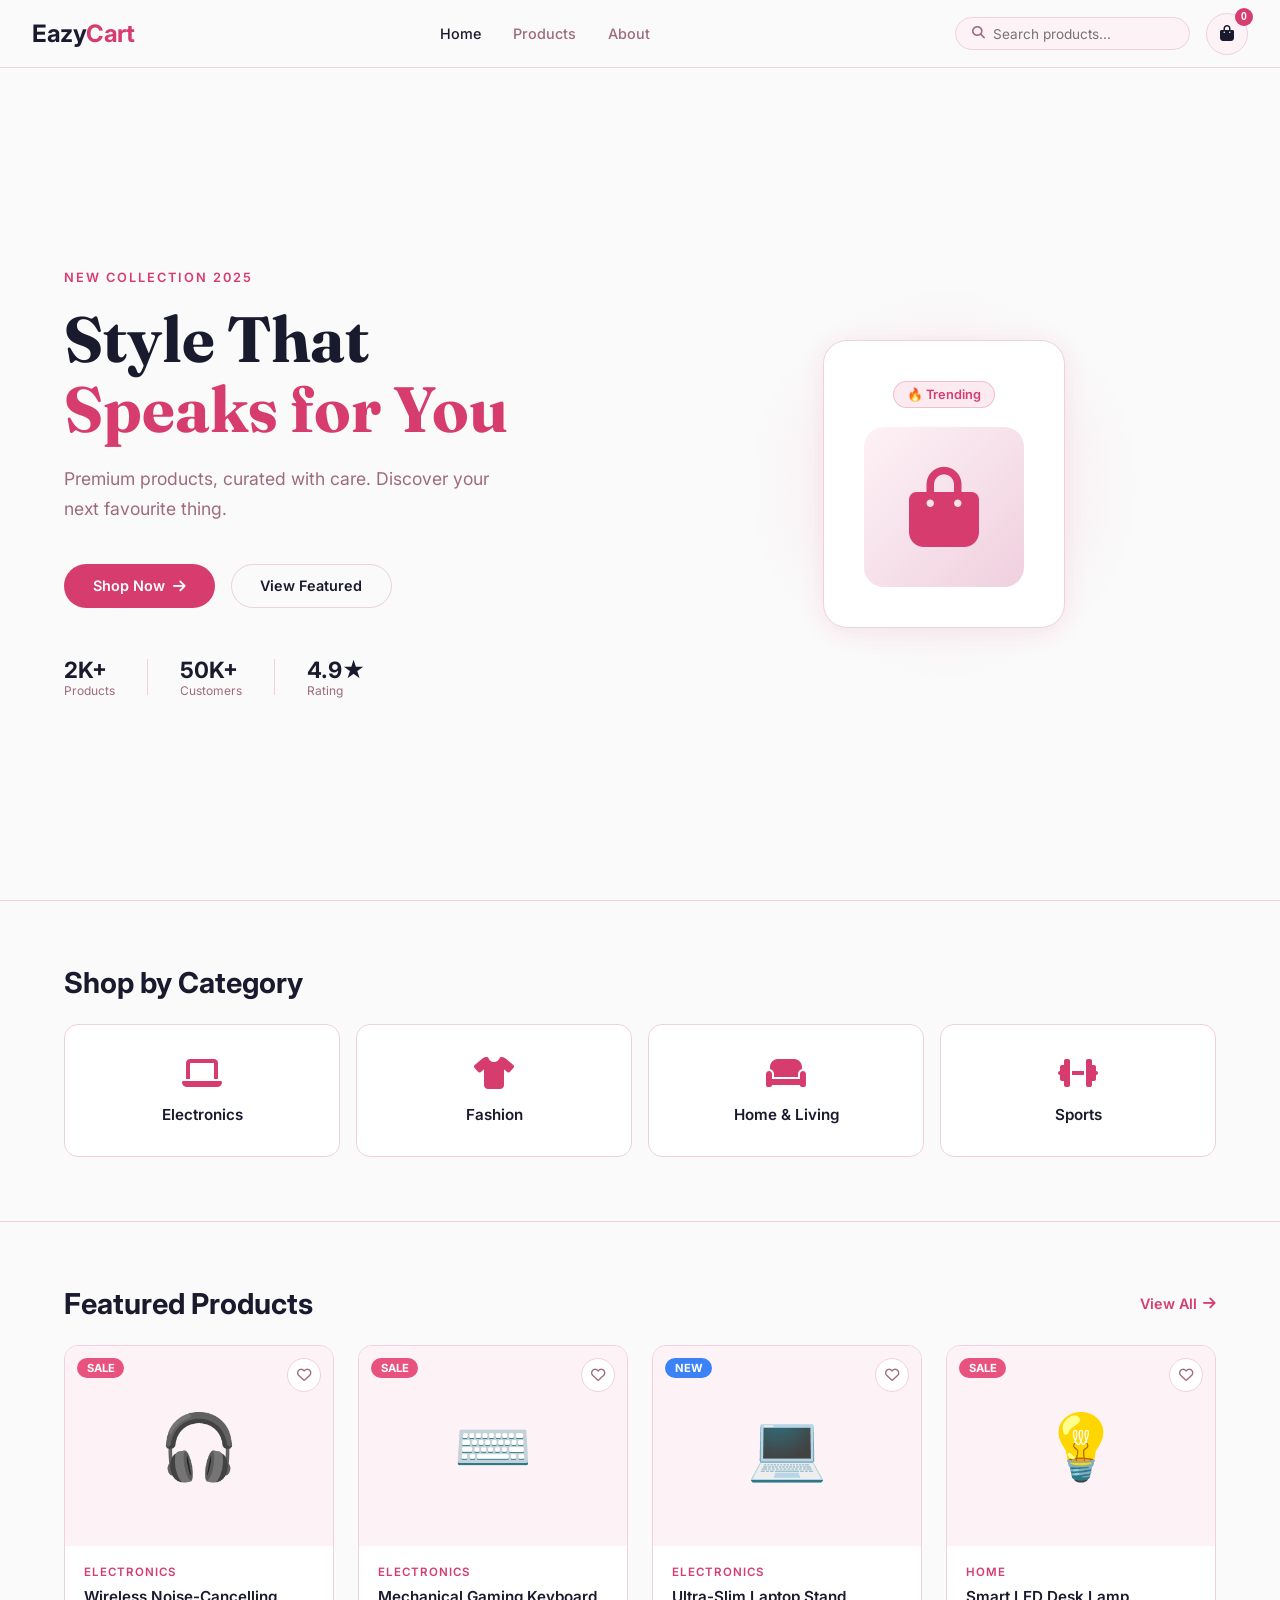
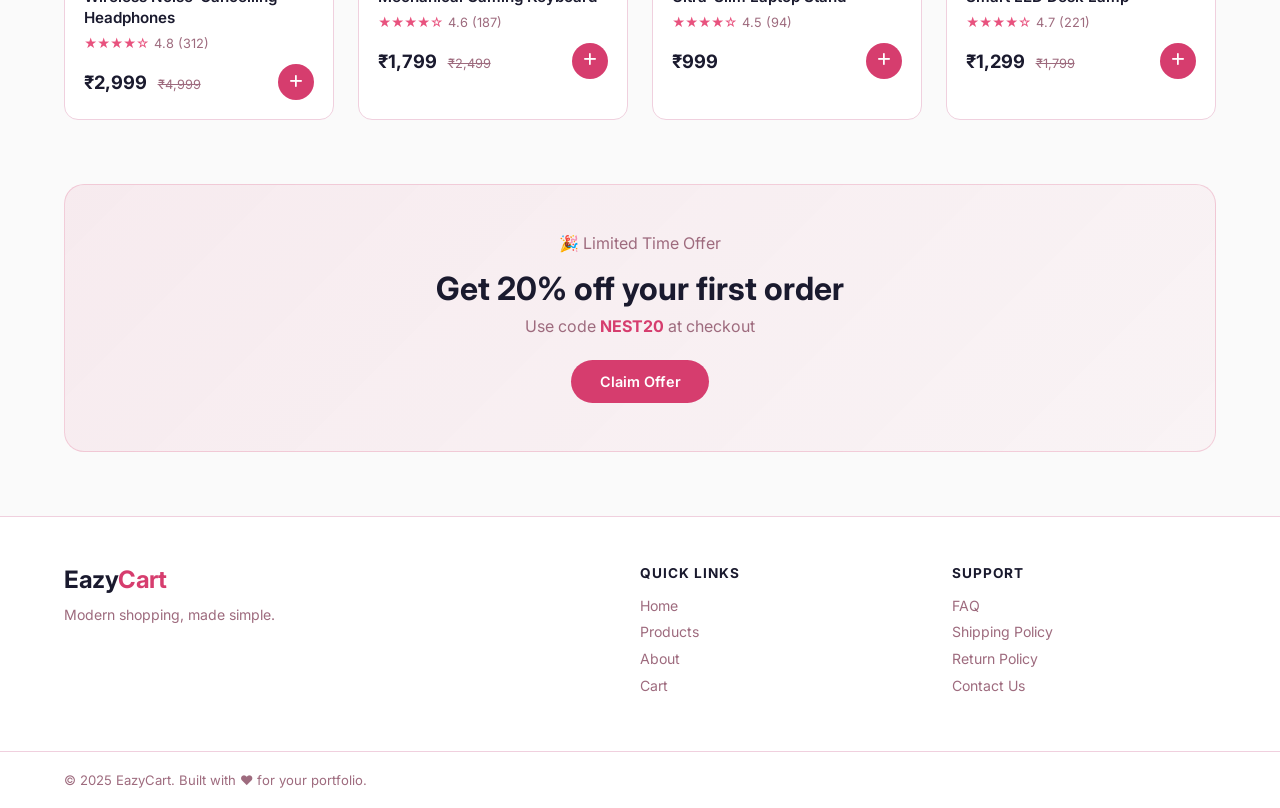
<file: index.html>
<!DOCTYPE html>
<html lang="en">
<head>
  <meta charset="UTF-8" />
  <meta name="viewport" content="width=device-width, initial-scale=1.0"/>
  <title>EazyCart — Modern Store</title>
  <link rel="stylesheet" href="ecom.css" />
  <link href="https://fonts.googleapis.com/css2?family=Fraunces:wght@300;400;500;600;700&family=Inter:wght@700&display=swap" rel="stylesheet"/>
  <link rel="stylesheet" href="https://cdnjs.cloudflare.com/ajax/libs/font-awesome/6.5.0/css/all.min.css"/>
</head>
<body>

  <!-- NAVBAR -->
  <nav class="navbar">
    <div class="nav-logo" onclick="showPage('home')">Eazy<span>Cart</span></div>
    <div class="nav-links">
      <a onclick="showPage('home')" class="nav-link active">Home</a>
      <a onclick="showPage('products')" class="nav-link">Products</a>
      <a onclick="showPage('about')" class="nav-link">About</a>
    </div>
    <div class="nav-actions">
      <div class="search-bar">
        <i class="fas fa-search"></i>
        <input type="text" id="searchInput" placeholder="Search products..." oninput="filterProducts()"/>
      </div>
      <button class="cart-btn" onclick="showPage('cart')">
        <i class="fas fa-shopping-bag"></i>
        <span class="cart-count" id="cartCount">0</span>
      </button>
    </div>
  </nav>

  <!-- TOAST -->
  <div class="toast" id="toast"></div>

  <!-- HOME PAGE -->
  <div id="page-home" class="page active">
    <section class="hero">
      <div class="hero-content">
        <p class="hero-eyebrow">New Collection 2025</p>
        <h1 class="hero-title">Style That<br/><span>Speaks for You</span></h1>
        <p class="hero-sub">Premium products, curated with care. Discover your next favourite thing.</p>
        <div class="hero-cta">
          <button class="btn-primary" onclick="showPage('products')">Shop Now <i class="fas fa-arrow-right"></i></button>
          <button class="btn-outline" onclick="scrollToFeatured()">View Featured</button>
        </div>
        <div class="hero-stats">
          <div class="stat"><strong>2K+</strong><span>Products</span></div>
          <div class="stat-divider"></div>
          <div class="stat"><strong>50K+</strong><span>Customers</span></div>
          <div class="stat-divider"></div>
          <div class="stat"><strong>4.9★</strong><span>Rating</span></div>
        </div>
      </div>
      <div class="hero-visual">
        <div class="hero-card floating">
          <div class="hero-badge">🔥 Trending</div>
          <div class="hero-img-placeholder"><i class="fas fa-bag-shopping"></i></div>
        </div>
        <div class="hero-blob"></div>
      </div>
    </section>

    <section class="categories">
      <h2 class="section-title">Shop by Category</h2>
      <div class="cat-grid">
        <div class="cat-card" onclick="filterByCategory('Electronics')"><i class="fas fa-laptop"></i><span>Electronics</span></div>
        <div class="cat-card" onclick="filterByCategory('Fashion')"><i class="fas fa-shirt"></i><span>Fashion</span></div>
        <div class="cat-card" onclick="filterByCategory('Home')"><i class="fas fa-couch"></i><span>Home & Living</span></div>
        <div class="cat-card" onclick="filterByCategory('Sports')"><i class="fas fa-dumbbell"></i><span>Sports</span></div>
      </div>
    </section>

    <section class="featured" id="featured">
      <div class="section-header">
        <h2 class="section-title">Featured Products</h2>
        <button class="btn-text" onclick="showPage('products')">View All <i class="fas fa-arrow-right"></i></button>
      </div>
      <div class="products-grid" id="featuredGrid"></div>
    </section>

    <section class="promo-banner">
      <div class="promo-content">
        <p>🎉 Limited Time Offer</p>
        <h2>Get 20% off your first order</h2>
        <p>Use code <strong>NEST20</strong> at checkout</p>
        <button class="btn-primary" onclick="showPage('products')">Claim Offer</button>
      </div>
    </section>
  </div>

  <!-- PRODUCTS PAGE -->
  <div id="page-products" class="page">
    <div class="page-header">
      <h1>All Products</h1>
      <p id="productCount">Showing all products</p>
    </div>
    <div class="products-layout">
      <aside class="filters">
        <h3>Filters</h3>
        <div class="filter-group">
          <label>Category</label>
          <select id="categoryFilter" onchange="filterProducts()">
            <option value="">All</option>
            <option value="Electronics">Electronics</option>
            <option value="Fashion">Fashion</option>
            <option value="Home">Home & Living</option>
            <option value="Sports">Sports</option>
          </select>
        </div>
        <div class="filter-group">
          <label>Sort By</label>
          <select id="sortFilter" onchange="filterProducts()">
            <option value="">Default</option>
            <option value="low">Price: Low to High</option>
            <option value="high">Price: High to Low</option>
            <option value="rating">Highest Rated</option>
          </select>
        </div>
        <div class="filter-group">
          <label>Max Price: ₹<span id="priceLabel">5000</span></label>
          <input type="range" min="100" max="5000" value="5000" id="priceFilter" oninput="updatePrice(this.value)" onchange="filterProducts()"/>
        </div>
        <button class="btn-outline full" onclick="resetFilters()">Reset Filters</button>
      </aside>
      <div>
        <div class="products-grid" id="allProductsGrid"></div>
      </div>
    </div>
  </div>

  <!-- PRODUCT DETAIL PAGE -->
  <div id="page-detail" class="page">
    <button class="back-btn" onclick="goBack()"><i class="fas fa-arrow-left"></i> Back</button>
    <div class="detail-layout" id="detailContent"></div>
  </div>

  <!-- CART PAGE -->
  <div id="page-cart" class="page">
    <div class="page-header"><h1>Your Cart</h1></div>
    <div class="cart-layout">
      <div class="cart-items" id="cartItems"></div>
      <div class="cart-summary" id="cartSummary"></div>
    </div>
  </div>

  <!-- CHECKOUT PAGE -->
  <div id="page-checkout" class="page">
    <div class="page-header"><h1>Checkout</h1></div>
    <div class="checkout-layout">
      <div class="checkout-form">
        <h3>Shipping Details</h3>
        <div class="form-row">
          <input type="text" placeholder="First Name" id="firstName"/>
          <input type="text" placeholder="Last Name" id="lastName"/>
        </div>
        <input type="email" placeholder="Email Address" id="email"/>
        <input type="text" placeholder="Phone Number" id="phone"/>
        <input type="text" placeholder="Address" id="address"/>
        <div class="form-row">
          <input type="text" placeholder="City" id="city"/>
          <input type="text" placeholder="PIN Code" id="pin"/>
        </div>
        <h3>Payment Method</h3>
        <div class="payment-options">
          <label class="pay-opt"><input type="radio" name="pay" value="card" checked/> 💳 Credit/Debit Card</label>
          <label class="pay-opt"><input type="radio" name="pay" value="upi"/> 📲 UPI</label>
          <label class="pay-opt"><input type="radio" name="pay" value="cod"/> 🚚 Cash on Delivery</label>
        </div>
        <div id="cardFields">
          <input type="text" placeholder="Card Number" maxlength="19" oninput="formatCard(this)"/>
          <div class="form-row">
            <input type="text" placeholder="MM/YY" maxlength="5"/>
            <input type="text" placeholder="CVV" maxlength="3"/>
          </div>
        </div>
        <button class="btn-primary full" onclick="placeOrder()">Place Order <i class="fas fa-check"></i></button>
      </div>
      <div class="order-summary" id="orderSummary"></div>
    </div>
  </div>

  <!-- SUCCESS PAGE -->
  <div id="page-success" class="page">
    <div class="success-box">
      <div class="success-icon">✅</div>
      <h1>Order Placed!</h1>
      <p>Thank you for shopping with ShopNest. Your order is confirmed.</p>
      <p class="order-id" id="orderId"></p>
      <button class="btn-primary" onclick="showPage('home')">Continue Shopping</button>
    </div>
  </div>

  <!-- ABOUT PAGE -->
  <div id="page-about" class="page">
    <div class="about-container">
      <h1>About ShopNest</h1>
      <p class="about-sub">We believe shopping should feel good — from discovery to delivery.</p>
      <div class="about-grid">
        <div class="about-card"><i class="fas fa-shield-halved"></i><h3>Secure Payments</h3><p>Your transactions are encrypted and safe with us at all times.</p></div>
        <div class="about-card"><i class="fas fa-truck-fast"></i><h3>Fast Delivery</h3><p>Get your orders delivered within 2–5 business days, anywhere in India.</p></div>
        <div class="about-card"><i class="fas fa-rotate-left"></i><h3>Easy Returns</h3><p>30-day hassle-free returns. No questions asked.</p></div>
        <div class="about-card"><i class="fas fa-headset"></i><h3>24/7 Support</h3><p>Our team is always here to help you with any query.</p></div>
      </div>
    </div>
  </div>

  <!-- FOOTER -->
  <footer class="footer">
    <div class="footer-inner">
      <div class="footer-brand">
        <div class="nav-logo">Eazy<span>Cart</span></div>
        <p>Modern shopping, made simple.</p>
      </div>
      <div class="footer-links">
        <h4>Quick Links</h4>
        <a onclick="showPage('home')">Home</a>
        <a onclick="showPage('products')">Products</a>
        <a onclick="showPage('about')">About</a>
        <a onclick="showPage('cart')">Cart</a>
      </div>
      <div class="footer-links">
        <h4>Support</h4>
        <a href="#">FAQ</a>
        <a href="#">Shipping Policy</a>
        <a href="#">Return Policy</a>
        <a href="#">Contact Us</a>
      </div>
    </div>
    <div class="footer-bottom">© 2025 EazyCart. Built with ❤️ for your portfolio.</div>
  </footer>

  <script src="ecom.js"></script>
</body>
</html>
</file>
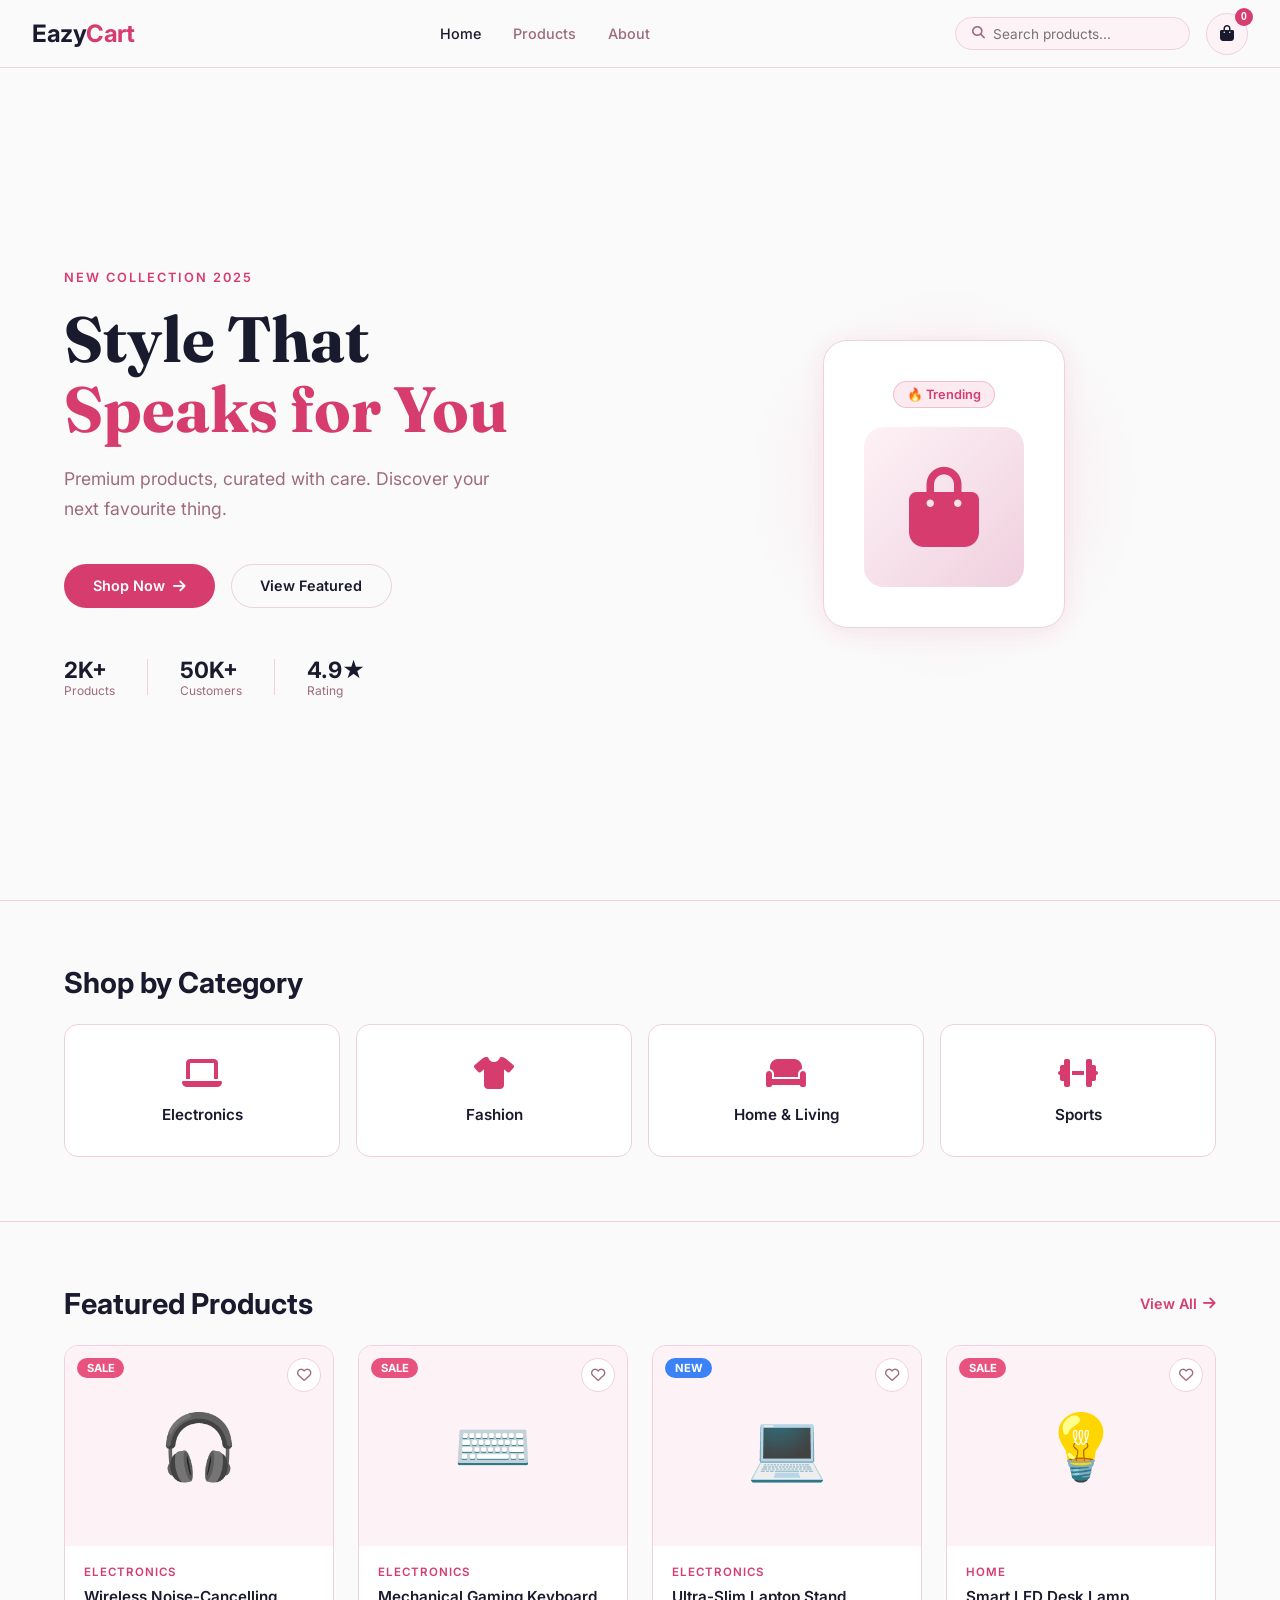
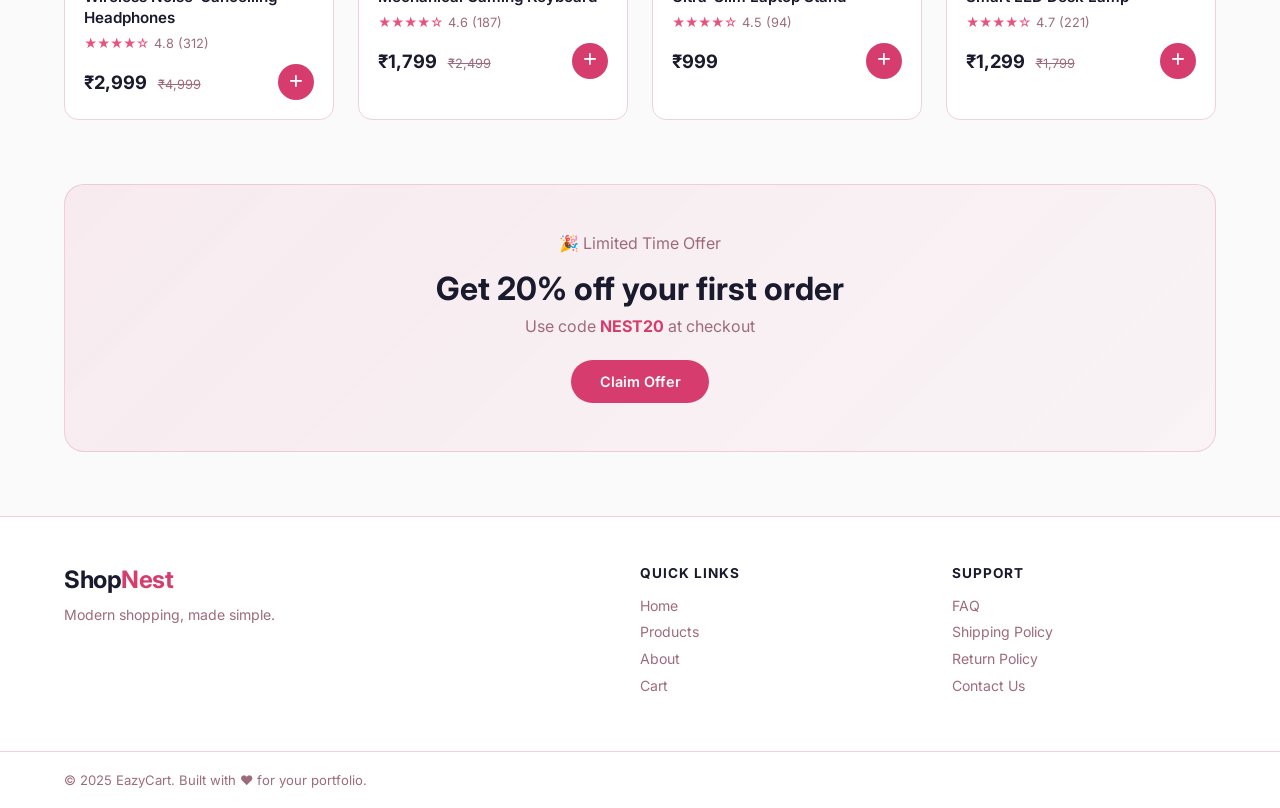
<file: ecom/index.html>
<!DOCTYPE html>
<html lang="en">
<head>
  <meta charset="UTF-8" />
  <meta name="viewport" content="width=device-width, initial-scale=1.0"/>
  <title>EazyCart — Modern Store</title>
  <link rel="stylesheet" href="ecom.css" />
  <link href="https://fonts.googleapis.com/css2?family=Fraunces:wght@300;400;500;600;700&family=Inter:wght@700&display=swap" rel="stylesheet"/>
  <link rel="stylesheet" href="https://cdnjs.cloudflare.com/ajax/libs/font-awesome/6.5.0/css/all.min.css"/>
</head>
<body>

  <!-- NAVBAR -->
  <nav class="navbar">
    <div class="nav-logo" onclick="showPage('home')">Eazy<span>Cart</span></div>
    <div class="nav-links">
      <a onclick="showPage('home')" class="nav-link active">Home</a>
      <a onclick="showPage('products')" class="nav-link">Products</a>
      <a onclick="showPage('about')" class="nav-link">About</a>
    </div>
    <div class="nav-actions">
      <div class="search-bar">
        <i class="fas fa-search"></i>
        <input type="text" id="searchInput" placeholder="Search products..." oninput="filterProducts()"/>
      </div>
      <button class="cart-btn" onclick="showPage('cart')">
        <i class="fas fa-shopping-bag"></i>
        <span class="cart-count" id="cartCount">0</span>
      </button>
    </div>
  </nav>

  <!-- TOAST -->
  <div class="toast" id="toast"></div>

  <!-- HOME PAGE -->
  <div id="page-home" class="page active">
    <section class="hero">
      <div class="hero-content">
        <p class="hero-eyebrow">New Collection 2025</p>
        <h1 class="hero-title">Style That<br/><span>Speaks for You</span></h1>
        <p class="hero-sub">Premium products, curated with care. Discover your next favourite thing.</p>
        <div class="hero-cta">
          <button class="btn-primary" onclick="showPage('products')">Shop Now <i class="fas fa-arrow-right"></i></button>
          <button class="btn-outline" onclick="scrollToFeatured()">View Featured</button>
        </div>
        <div class="hero-stats">
          <div class="stat"><strong>2K+</strong><span>Products</span></div>
          <div class="stat-divider"></div>
          <div class="stat"><strong>50K+</strong><span>Customers</span></div>
          <div class="stat-divider"></div>
          <div class="stat"><strong>4.9★</strong><span>Rating</span></div>
        </div>
      </div>
      <div class="hero-visual">
        <div class="hero-card floating">
          <div class="hero-badge">🔥 Trending</div>
          <div class="hero-img-placeholder"><i class="fas fa-bag-shopping"></i></div>
        </div>
        <div class="hero-blob"></div>
      </div>
    </section>

    <section class="categories">
      <h2 class="section-title">Shop by Category</h2>
      <div class="cat-grid">
        <div class="cat-card" onclick="filterByCategory('Electronics')"><i class="fas fa-laptop"></i><span>Electronics</span></div>
        <div class="cat-card" onclick="filterByCategory('Fashion')"><i class="fas fa-shirt"></i><span>Fashion</span></div>
        <div class="cat-card" onclick="filterByCategory('Home')"><i class="fas fa-couch"></i><span>Home & Living</span></div>
        <div class="cat-card" onclick="filterByCategory('Sports')"><i class="fas fa-dumbbell"></i><span>Sports</span></div>
      </div>
    </section>

    <section class="featured" id="featured">
      <div class="section-header">
        <h2 class="section-title">Featured Products</h2>
        <button class="btn-text" onclick="showPage('products')">View All <i class="fas fa-arrow-right"></i></button>
      </div>
      <div class="products-grid" id="featuredGrid"></div>
    </section>

    <section class="promo-banner">
      <div class="promo-content">
        <p>🎉 Limited Time Offer</p>
        <h2>Get 20% off your first order</h2>
        <p>Use code <strong>NEST20</strong> at checkout</p>
        <button class="btn-primary" onclick="showPage('products')">Claim Offer</button>
      </div>
    </section>
  </div>

  <!-- PRODUCTS PAGE -->
  <div id="page-products" class="page">
    <div class="page-header">
      <h1>All Products</h1>
      <p id="productCount">Showing all products</p>
    </div>
    <div class="products-layout">
      <aside class="filters">
        <h3>Filters</h3>
        <div class="filter-group">
          <label>Category</label>
          <select id="categoryFilter" onchange="filterProducts()">
            <option value="">All</option>
            <option value="Electronics">Electronics</option>
            <option value="Fashion">Fashion</option>
            <option value="Home">Home & Living</option>
            <option value="Sports">Sports</option>
          </select>
        </div>
        <div class="filter-group">
          <label>Sort By</label>
          <select id="sortFilter" onchange="filterProducts()">
            <option value="">Default</option>
            <option value="low">Price: Low to High</option>
            <option value="high">Price: High to Low</option>
            <option value="rating">Highest Rated</option>
          </select>
        </div>
        <div class="filter-group">
          <label>Max Price: ₹<span id="priceLabel">5000</span></label>
          <input type="range" min="100" max="5000" value="5000" id="priceFilter" oninput="updatePrice(this.value)" onchange="filterProducts()"/>
        </div>
        <button class="btn-outline full" onclick="resetFilters()">Reset Filters</button>
      </aside>
      <div>
        <div class="products-grid" id="allProductsGrid"></div>
      </div>
    </div>
  </div>

  <!-- PRODUCT DETAIL PAGE -->
  <div id="page-detail" class="page">
    <button class="back-btn" onclick="goBack()"><i class="fas fa-arrow-left"></i> Back</button>
    <div class="detail-layout" id="detailContent"></div>
  </div>

  <!-- CART PAGE -->
  <div id="page-cart" class="page">
    <div class="page-header"><h1>Your Cart</h1></div>
    <div class="cart-layout">
      <div class="cart-items" id="cartItems"></div>
      <div class="cart-summary" id="cartSummary"></div>
    </div>
  </div>

  <!-- CHECKOUT PAGE -->
  <div id="page-checkout" class="page">
    <div class="page-header"><h1>Checkout</h1></div>
    <div class="checkout-layout">
      <div class="checkout-form">
        <h3>Shipping Details</h3>
        <div class="form-row">
          <input type="text" placeholder="First Name" id="firstName"/>
          <input type="text" placeholder="Last Name" id="lastName"/>
        </div>
        <input type="email" placeholder="Email Address" id="email"/>
        <input type="text" placeholder="Phone Number" id="phone"/>
        <input type="text" placeholder="Address" id="address"/>
        <div class="form-row">
          <input type="text" placeholder="City" id="city"/>
          <input type="text" placeholder="PIN Code" id="pin"/>
        </div>
        <h3>Payment Method</h3>
        <div class="payment-options">
          <label class="pay-opt"><input type="radio" name="pay" value="card" checked/> 💳 Credit/Debit Card</label>
          <label class="pay-opt"><input type="radio" name="pay" value="upi"/> 📲 UPI</label>
          <label class="pay-opt"><input type="radio" name="pay" value="cod"/> 🚚 Cash on Delivery</label>
        </div>
        <div id="cardFields">
          <input type="text" placeholder="Card Number" maxlength="19" oninput="formatCard(this)"/>
          <div class="form-row">
            <input type="text" placeholder="MM/YY" maxlength="5"/>
            <input type="text" placeholder="CVV" maxlength="3"/>
          </div>
        </div>
        <button class="btn-primary full" onclick="placeOrder()">Place Order <i class="fas fa-check"></i></button>
      </div>
      <div class="order-summary" id="orderSummary"></div>
    </div>
  </div>

  <!-- SUCCESS PAGE -->
  <div id="page-success" class="page">
    <div class="success-box">
      <div class="success-icon">✅</div>
      <h1>Order Placed!</h1>
      <p>Thank you for shopping with ShopNest. Your order is confirmed.</p>
      <p class="order-id" id="orderId"></p>
      <button class="btn-primary" onclick="showPage('home')">Continue Shopping</button>
    </div>
  </div>

  <!-- ABOUT PAGE -->
  <div id="page-about" class="page">
    <div class="about-container">
      <h1>About ShopNest</h1>
      <p class="about-sub">We believe shopping should feel good — from discovery to delivery.</p>
      <div class="about-grid">
        <div class="about-card"><i class="fas fa-shield-halved"></i><h3>Secure Payments</h3><p>Your transactions are encrypted and safe with us at all times.</p></div>
        <div class="about-card"><i class="fas fa-truck-fast"></i><h3>Fast Delivery</h3><p>Get your orders delivered within 2–5 business days, anywhere in India.</p></div>
        <div class="about-card"><i class="fas fa-rotate-left"></i><h3>Easy Returns</h3><p>30-day hassle-free returns. No questions asked.</p></div>
        <div class="about-card"><i class="fas fa-headset"></i><h3>24/7 Support</h3><p>Our team is always here to help you with any query.</p></div>
      </div>
    </div>
  </div>

  <!-- FOOTER -->
  <footer class="footer">
    <div class="footer-inner">
      <div class="footer-brand">
        <div class="nav-logo">Shop<span>Nest</span></div>
        <p>Modern shopping, made simple.</p>
      </div>
      <div class="footer-links">
        <h4>Quick Links</h4>
        <a onclick="showPage('home')">Home</a>
        <a onclick="showPage('products')">Products</a>
        <a onclick="showPage('about')">About</a>
        <a onclick="showPage('cart')">Cart</a>
      </div>
      <div class="footer-links">
        <h4>Support</h4>
        <a href="#">FAQ</a>
        <a href="#">Shipping Policy</a>
        <a href="#">Return Policy</a>
        <a href="#">Contact Us</a>
      </div>
    </div>
    <div class="footer-bottom">© 2025 EazyCart. Built with ❤️ for your portfolio.</div>
  </footer>

  <script src="ecom.js"></script>
</body>
</html>
</file>
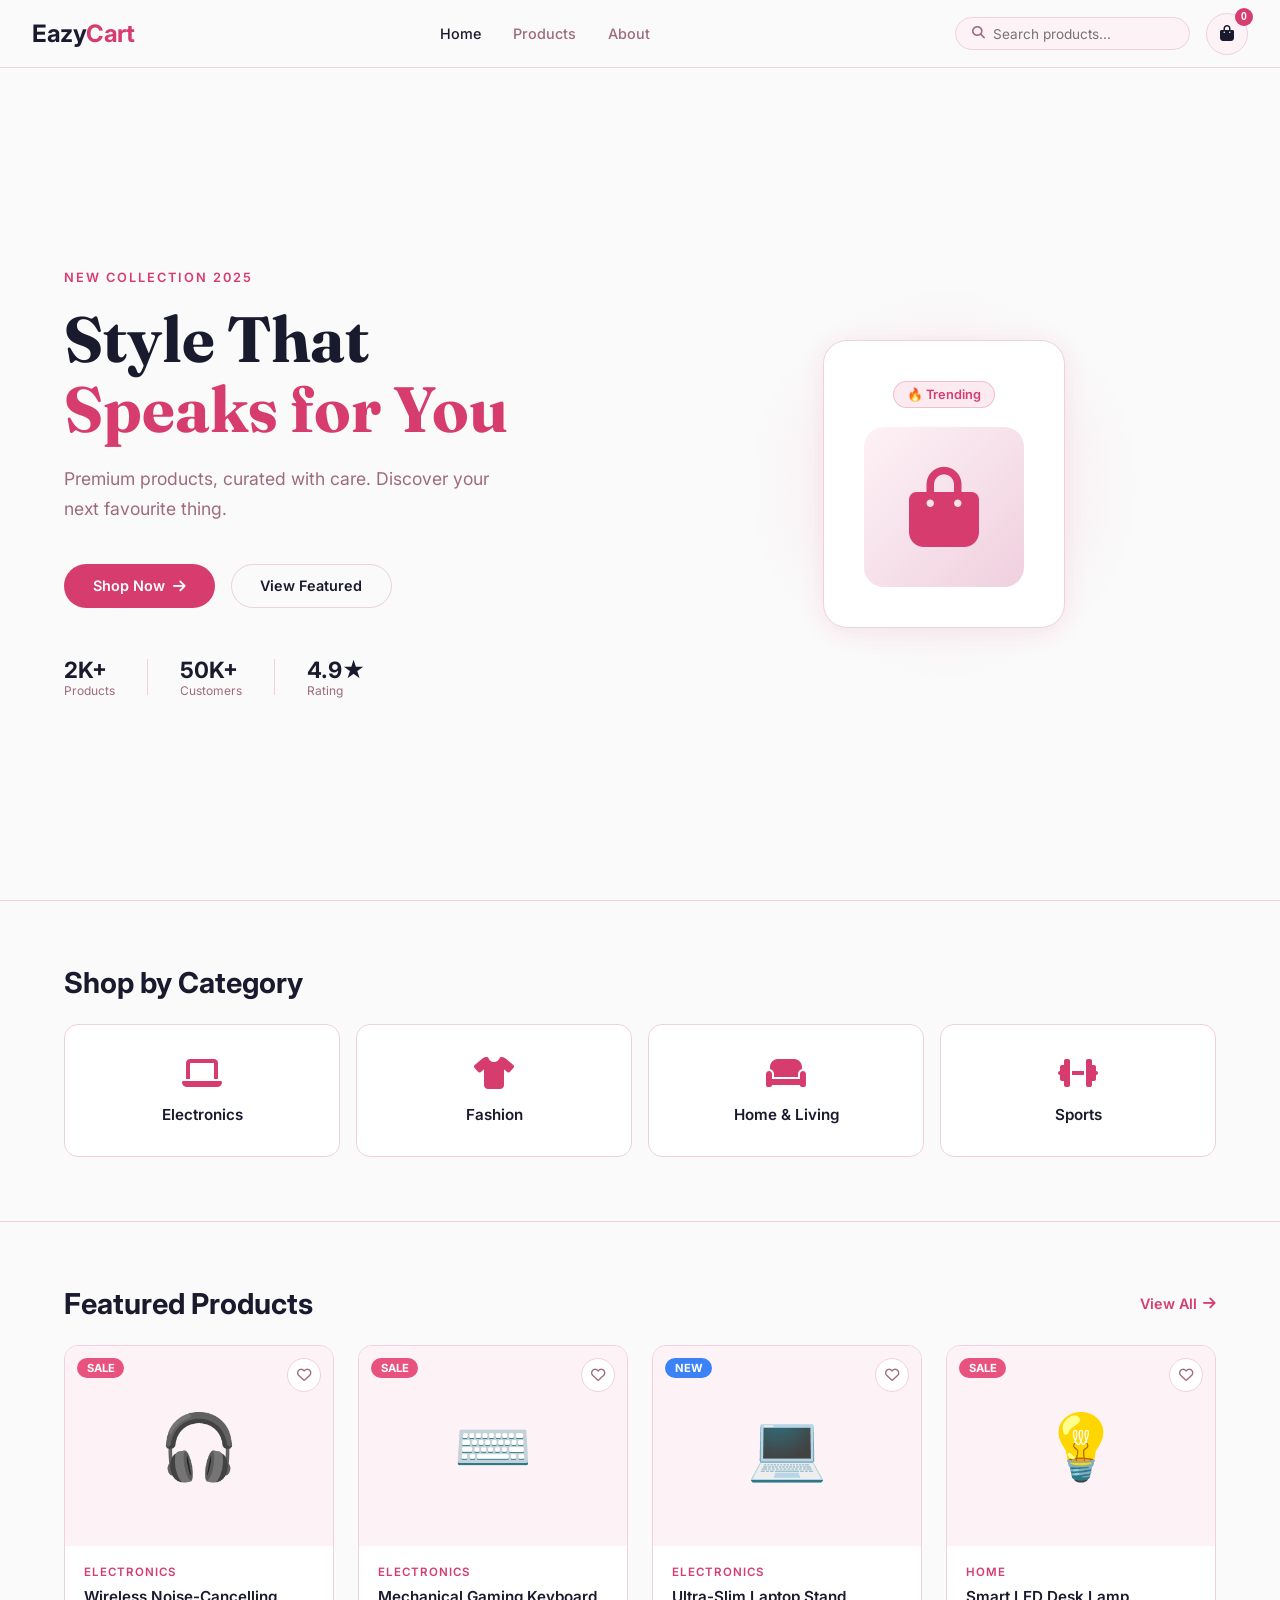
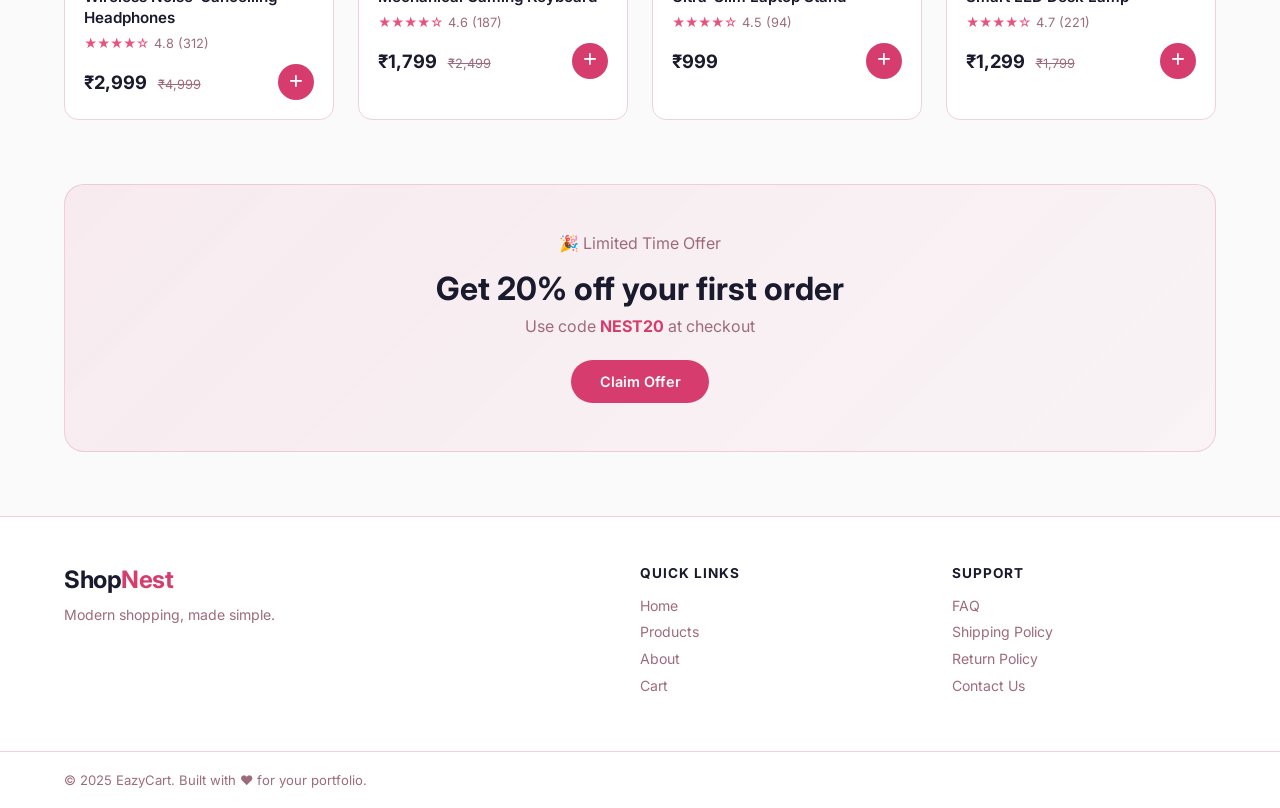
<file: ecom/ecom.html>
<!DOCTYPE html>
<html lang="en">
<head>
  <meta charset="UTF-8" />
  <meta name="viewport" content="width=device-width, initial-scale=1.0"/>
  <title>EazyCart — Modern Store</title>
  <link rel="stylesheet" href="ecom.css" />
  <link href="https://fonts.googleapis.com/css2?family=Fraunces:wght@300;400;500;600;700&family=Inter:wght@700&display=swap" rel="stylesheet"/>
  <link rel="stylesheet" href="https://cdnjs.cloudflare.com/ajax/libs/font-awesome/6.5.0/css/all.min.css"/>
</head>
<body>

  <!-- NAVBAR -->
  <nav class="navbar">
    <div class="nav-logo" onclick="showPage('home')">Eazy<span>Cart</span></div>
    <div class="nav-links">
      <a onclick="showPage('home')" class="nav-link active">Home</a>
      <a onclick="showPage('products')" class="nav-link">Products</a>
      <a onclick="showPage('about')" class="nav-link">About</a>
    </div>
    <div class="nav-actions">
      <div class="search-bar">
        <i class="fas fa-search"></i>
        <input type="text" id="searchInput" placeholder="Search products..." oninput="filterProducts()"/>
      </div>
      <button class="cart-btn" onclick="showPage('cart')">
        <i class="fas fa-shopping-bag"></i>
        <span class="cart-count" id="cartCount">0</span>
      </button>
    </div>
  </nav>

  <!-- TOAST -->
  <div class="toast" id="toast"></div>

  <!-- HOME PAGE -->
  <div id="page-home" class="page active">
    <section class="hero">
      <div class="hero-content">
        <p class="hero-eyebrow">New Collection 2025</p>
        <h1 class="hero-title">Style That<br/><span>Speaks for You</span></h1>
        <p class="hero-sub">Premium products, curated with care. Discover your next favourite thing.</p>
        <div class="hero-cta">
          <button class="btn-primary" onclick="showPage('products')">Shop Now <i class="fas fa-arrow-right"></i></button>
          <button class="btn-outline" onclick="scrollToFeatured()">View Featured</button>
        </div>
        <div class="hero-stats">
          <div class="stat"><strong>2K+</strong><span>Products</span></div>
          <div class="stat-divider"></div>
          <div class="stat"><strong>50K+</strong><span>Customers</span></div>
          <div class="stat-divider"></div>
          <div class="stat"><strong>4.9★</strong><span>Rating</span></div>
        </div>
      </div>
      <div class="hero-visual">
        <div class="hero-card floating">
          <div class="hero-badge">🔥 Trending</div>
          <div class="hero-img-placeholder"><i class="fas fa-bag-shopping"></i></div>
        </div>
        <div class="hero-blob"></div>
      </div>
    </section>

    <section class="categories">
      <h2 class="section-title">Shop by Category</h2>
      <div class="cat-grid">
        <div class="cat-card" onclick="filterByCategory('Electronics')"><i class="fas fa-laptop"></i><span>Electronics</span></div>
        <div class="cat-card" onclick="filterByCategory('Fashion')"><i class="fas fa-shirt"></i><span>Fashion</span></div>
        <div class="cat-card" onclick="filterByCategory('Home')"><i class="fas fa-couch"></i><span>Home & Living</span></div>
        <div class="cat-card" onclick="filterByCategory('Sports')"><i class="fas fa-dumbbell"></i><span>Sports</span></div>
      </div>
    </section>

    <section class="featured" id="featured">
      <div class="section-header">
        <h2 class="section-title">Featured Products</h2>
        <button class="btn-text" onclick="showPage('products')">View All <i class="fas fa-arrow-right"></i></button>
      </div>
      <div class="products-grid" id="featuredGrid"></div>
    </section>

    <section class="promo-banner">
      <div class="promo-content">
        <p>🎉 Limited Time Offer</p>
        <h2>Get 20% off your first order</h2>
        <p>Use code <strong>NEST20</strong> at checkout</p>
        <button class="btn-primary" onclick="showPage('products')">Claim Offer</button>
      </div>
    </section>
  </div>

  <!-- PRODUCTS PAGE -->
  <div id="page-products" class="page">
    <div class="page-header">
      <h1>All Products</h1>
      <p id="productCount">Showing all products</p>
    </div>
    <div class="products-layout">
      <aside class="filters">
        <h3>Filters</h3>
        <div class="filter-group">
          <label>Category</label>
          <select id="categoryFilter" onchange="filterProducts()">
            <option value="">All</option>
            <option value="Electronics">Electronics</option>
            <option value="Fashion">Fashion</option>
            <option value="Home">Home & Living</option>
            <option value="Sports">Sports</option>
          </select>
        </div>
        <div class="filter-group">
          <label>Sort By</label>
          <select id="sortFilter" onchange="filterProducts()">
            <option value="">Default</option>
            <option value="low">Price: Low to High</option>
            <option value="high">Price: High to Low</option>
            <option value="rating">Highest Rated</option>
          </select>
        </div>
        <div class="filter-group">
          <label>Max Price: ₹<span id="priceLabel">5000</span></label>
          <input type="range" min="100" max="5000" value="5000" id="priceFilter" oninput="updatePrice(this.value)" onchange="filterProducts()"/>
        </div>
        <button class="btn-outline full" onclick="resetFilters()">Reset Filters</button>
      </aside>
      <div>
        <div class="products-grid" id="allProductsGrid"></div>
      </div>
    </div>
  </div>

  <!-- PRODUCT DETAIL PAGE -->
  <div id="page-detail" class="page">
    <button class="back-btn" onclick="goBack()"><i class="fas fa-arrow-left"></i> Back</button>
    <div class="detail-layout" id="detailContent"></div>
  </div>

  <!-- CART PAGE -->
  <div id="page-cart" class="page">
    <div class="page-header"><h1>Your Cart</h1></div>
    <div class="cart-layout">
      <div class="cart-items" id="cartItems"></div>
      <div class="cart-summary" id="cartSummary"></div>
    </div>
  </div>

  <!-- CHECKOUT PAGE -->
  <div id="page-checkout" class="page">
    <div class="page-header"><h1>Checkout</h1></div>
    <div class="checkout-layout">
      <div class="checkout-form">
        <h3>Shipping Details</h3>
        <div class="form-row">
          <input type="text" placeholder="First Name" id="firstName"/>
          <input type="text" placeholder="Last Name" id="lastName"/>
        </div>
        <input type="email" placeholder="Email Address" id="email"/>
        <input type="text" placeholder="Phone Number" id="phone"/>
        <input type="text" placeholder="Address" id="address"/>
        <div class="form-row">
          <input type="text" placeholder="City" id="city"/>
          <input type="text" placeholder="PIN Code" id="pin"/>
        </div>
        <h3>Payment Method</h3>
        <div class="payment-options">
          <label class="pay-opt"><input type="radio" name="pay" value="card" checked/> 💳 Credit/Debit Card</label>
          <label class="pay-opt"><input type="radio" name="pay" value="upi"/> 📲 UPI</label>
          <label class="pay-opt"><input type="radio" name="pay" value="cod"/> 🚚 Cash on Delivery</label>
        </div>
        <div id="cardFields">
          <input type="text" placeholder="Card Number" maxlength="19" oninput="formatCard(this)"/>
          <div class="form-row">
            <input type="text" placeholder="MM/YY" maxlength="5"/>
            <input type="text" placeholder="CVV" maxlength="3"/>
          </div>
        </div>
        <button class="btn-primary full" onclick="placeOrder()">Place Order <i class="fas fa-check"></i></button>
      </div>
      <div class="order-summary" id="orderSummary"></div>
    </div>
  </div>

  <!-- SUCCESS PAGE -->
  <div id="page-success" class="page">
    <div class="success-box">
      <div class="success-icon">✅</div>
      <h1>Order Placed!</h1>
      <p>Thank you for shopping with ShopNest. Your order is confirmed.</p>
      <p class="order-id" id="orderId"></p>
      <button class="btn-primary" onclick="showPage('home')">Continue Shopping</button>
    </div>
  </div>

  <!-- ABOUT PAGE -->
  <div id="page-about" class="page">
    <div class="about-container">
      <h1>About ShopNest</h1>
      <p class="about-sub">We believe shopping should feel good — from discovery to delivery.</p>
      <div class="about-grid">
        <div class="about-card"><i class="fas fa-shield-halved"></i><h3>Secure Payments</h3><p>Your transactions are encrypted and safe with us at all times.</p></div>
        <div class="about-card"><i class="fas fa-truck-fast"></i><h3>Fast Delivery</h3><p>Get your orders delivered within 2–5 business days, anywhere in India.</p></div>
        <div class="about-card"><i class="fas fa-rotate-left"></i><h3>Easy Returns</h3><p>30-day hassle-free returns. No questions asked.</p></div>
        <div class="about-card"><i class="fas fa-headset"></i><h3>24/7 Support</h3><p>Our team is always here to help you with any query.</p></div>
      </div>
    </div>
  </div>

  <!-- FOOTER -->
  <footer class="footer">
    <div class="footer-inner">
      <div class="footer-brand">
        <div class="nav-logo">Shop<span>Nest</span></div>
        <p>Modern shopping, made simple.</p>
      </div>
      <div class="footer-links">
        <h4>Quick Links</h4>
        <a onclick="showPage('home')">Home</a>
        <a onclick="showPage('products')">Products</a>
        <a onclick="showPage('about')">About</a>
        <a onclick="showPage('cart')">Cart</a>
      </div>
      <div class="footer-links">
        <h4>Support</h4>
        <a href="#">FAQ</a>
        <a href="#">Shipping Policy</a>
        <a href="#">Return Policy</a>
        <a href="#">Contact Us</a>
      </div>
    </div>
    <div class="footer-bottom">© 2025 EazyCart. Built with ❤️ for your portfolio.</div>
  </footer>

  <script src="ecom.js"></script>
</body>
</html>
</file>
<file: ecom.css>
/* ===========================
   RESET & BASE
=========================== */
*, *::before, *::after { box-sizing: border-box; margin: 0; padding: 0; }

:root {
  --bg: #fafafa;
  --surface: #ffffff;
  --surface2: #fdf2f6;
  --border: #f0d0de;
  --accent: #d63d6e;
  --accent2: #e8527e;
  --text: #1a1a2e;
  --text-muted: #9e6b7e;
  --success: #22c55e;
  --radius: 14px;
  --radius-sm: 8px;
  --shadow: 0 4px 24px rgba(214,61,110,0.10);
  --font: 'Inter', sans-serif;
--font-display: 'Fraunces', serif;
}

html { scroll-behavior: smooth; }
body { font-family: var(--font); background: var(--bg); color: var(--text); min-height: 100vh; overflow-x: hidden; }

/* ===========================
   NAVBAR
=========================== */
.navbar { position: fixed; top: 0; left: 0; right: 0; z-index: 100; display: flex; align-items: center; justify-content: space-between; padding: 0 2rem; height: 68px; background: rgba(250,250,250,0.92); backdrop-filter: blur(16px); border-bottom: 1px solid var(--border); }
.nav-logo { font-size: 1.5rem; font-weight: 700; cursor: pointer; letter-spacing: -0.5px; }
.nav-logo span { color: var(--accent); }
.nav-links { display: flex; gap: 2rem; }
.nav-link { color: var(--text-muted); text-decoration: none; font-size: 0.9rem; font-weight: 500; cursor: pointer; transition: color 0.2s; background: none; border: none; font-family: var(--font); }
.nav-link:hover, .nav-link.active { color: var(--text); }
.nav-actions { display: flex; align-items: center; gap: 1rem; }
.search-bar { display: flex; align-items: center; gap: 0.5rem; background: var(--surface2); border: 1px solid var(--border); border-radius: 999px; padding: 0.45rem 1rem; }
.search-bar i { color: var(--text-muted); font-size: 0.8rem; }
.search-bar input { background: none; border: none; outline: none; color: var(--text); font-family: var(--font); font-size: 0.85rem; width: 180px; }
.cart-btn { position: relative; background: var(--surface2); border: 1px solid var(--border); border-radius: 50%; width: 42px; height: 42px; cursor: pointer; color: var(--text); font-size: 1rem; transition: background 0.2s; }
.cart-btn:hover { background: var(--accent); border-color: var(--accent); color: #fff; }
.cart-count { position: absolute; top: -6px; right: -6px; background: var(--accent); color: #fff; font-size: 0.65rem; font-weight: 700; width: 18px; height: 18px; border-radius: 50%; display: flex; align-items: center; justify-content: center; }

/* ===========================
   PAGES
=========================== */
.page { display: none; padding-top: 68px; min-height: 100vh; }
.page.active { display: block; }
.page-header { padding: 3rem 4rem 1.5rem; border-bottom: 1px solid var(--border); }
.page-header h1 { font-size: 2.2rem; font-weight: 700; margin-bottom: 0.25rem; }
.page-header p { color: var(--text-muted); font-size: 0.9rem; }

/* ===========================
   HERO
=========================== */
.hero { min-height: calc(100vh - 68px); display: flex; align-items: center; padding: 4rem; gap: 4rem; position: relative; overflow: hidden; }
.hero-content { flex: 1; max-width: 580px; }
.hero-eyebrow { font-size: 0.8rem; font-weight: 600; letter-spacing: 2px; text-transform: uppercase; color: var(--accent); margin-bottom: 1.2rem; }
.hero-title { font-family: var(--font-display); font-size: clamp(2.8rem, 5vw, 4.5rem); line-height: 1.1; margin-bottom: 1.2rem; }
.hero-title span { color: var(--accent); }
.hero-sub { color: var(--text-muted); font-size: 1.1rem; line-height: 1.7; margin-bottom: 2.5rem; max-width: 440px; }
.hero-cta { display: flex; gap: 1rem; flex-wrap: wrap; margin-bottom: 3rem; }
.hero-stats { display: flex; align-items: center; gap: 2rem; }
.stat { display: flex; flex-direction: column; }
.stat strong { font-size: 1.4rem; font-weight: 700; }
.stat span { font-size: 0.75rem; color: var(--text-muted); }
.stat-divider { width: 1px; height: 36px; background: var(--border); }
.hero-visual { flex: 1; display: flex; justify-content: center; align-items: center; position: relative; }
.hero-card { background: var(--surface); border: 1px solid var(--border); border-radius: 24px; padding: 2.5rem; display: flex; flex-direction: column; align-items: center; gap: 1.2rem; position: relative; z-index: 2; box-shadow: var(--shadow); }
.hero-badge { background: rgba(214,61,110,0.10); border: 1px solid rgba(214,61,110,0.25); color: var(--accent); font-size: 0.8rem; font-weight: 600; padding: 0.3rem 0.8rem; border-radius: 999px; }
.hero-img-placeholder { width: 160px; height: 160px; background: linear-gradient(135deg, var(--surface2), var(--border)); border-radius: 20px; display: flex; align-items: center; justify-content: center; font-size: 5rem; color: var(--accent); }
.hero-blob { position: absolute; width: 400px; height: 400px; background: radial-gradient(circle, rgba(214,61,110,0.10) 0%, transparent 70%); border-radius: 50%; z-index: 1; }
@keyframes float { 0%, 100% { transform: translateY(0px); } 50% { transform: translateY(-20px); } }
.floating { animation: float 4s ease-in-out infinite; }

/* ===========================
   BUTTONS
=========================== */
.btn-primary { background: var(--accent); color: #fff; border: none; padding: 0.8rem 1.8rem; border-radius: 999px; font-family: var(--font); font-size: 0.9rem; font-weight: 600; cursor: pointer; transition: all 0.2s; display: inline-flex; align-items: center; gap: 0.5rem; }
.btn-primary:hover { background: var(--accent2); transform: translateY(-2px); box-shadow: 0 8px 24px rgba(214,61,110,0.30); }
.btn-outline { background: transparent; color: var(--text); border: 1px solid var(--border); padding: 0.8rem 1.8rem; border-radius: 999px; font-family: var(--font); font-size: 0.9rem; font-weight: 600; cursor: pointer; transition: all 0.2s; }
.btn-outline:hover { border-color: var(--accent); color: var(--accent); }
.btn-outline.full { width: 100%; margin-top: 0.5rem; text-align: center; justify-content: center; display: flex; }
.btn-text { background: none; border: none; cursor: pointer; color: var(--accent); font-family: var(--font); font-size: 0.9rem; font-weight: 600; display: flex; align-items: center; gap: 0.4rem; transition: gap 0.2s; }
.btn-text:hover { gap: 0.7rem; }

/* ===========================
   SECTIONS
=========================== */
.section-title { font-size: 1.8rem; font-weight: 700; margin-bottom: 1.5rem; }
.section-header { display: flex; align-items: center; justify-content: space-between; margin-bottom: 1.5rem; }
.section-header .section-title { margin-bottom: 0; }
.categories, .featured { padding: 4rem; border-top: 1px solid var(--border); }
.cat-grid { display: grid; grid-template-columns: repeat(4, 1fr); gap: 1rem; }
.cat-card { background: var(--surface); border: 1px solid var(--border); border-radius: var(--radius); padding: 2rem 1rem; display: flex; flex-direction: column; align-items: center; gap: 1rem; cursor: pointer; transition: all 0.2s; font-weight: 600; font-size: 0.95rem; }
.cat-card i { font-size: 2rem; color: var(--accent); }
.cat-card:hover { border-color: var(--accent); transform: translateY(-4px); background: var(--surface2); box-shadow: var(--shadow); }

/* ===========================
   PRODUCT CARDS
=========================== */
.products-grid { display: grid; grid-template-columns: repeat(auto-fill, minmax(240px, 1fr)); gap: 1.5rem; }
.product-card { background: var(--surface); border: 1px solid var(--border); border-radius: var(--radius); overflow: hidden; cursor: pointer; transition: all 0.25s; position: relative; }
.product-card:hover { transform: translateY(-6px); border-color: rgba(214,61,110,0.4); box-shadow: 0 12px 40px rgba(214,61,110,0.12); }
.product-img { height: 200px; background: var(--surface2); display: flex; align-items: center; justify-content: center; font-size: 4rem; position: relative; }
.product-badge { position: absolute; top: 0.75rem; left: 0.75rem; background: var(--accent); color: #fff; font-size: 0.7rem; font-weight: 700; padding: 0.2rem 0.6rem; border-radius: 999px; }
.badge-new { background: #3b82f6; }
.badge-sale { background: #e8527e; }
.wishlist-btn { position: absolute; top: 0.75rem; right: 0.75rem; background: var(--surface); border: 1px solid var(--border); width: 34px; height: 34px; border-radius: 50%; display: flex; align-items: center; justify-content: center; cursor: pointer; color: var(--text-muted); font-size: 0.9rem; transition: all 0.2s; z-index: 2; }
.wishlist-btn:hover { border-color: var(--accent); color: var(--accent); }
.wishlist-btn.active { color: var(--accent); border-color: var(--accent); }
.product-info { padding: 1.2rem; }
.product-cat { font-size: 0.72rem; text-transform: uppercase; letter-spacing: 1px; color: var(--accent); font-weight: 600; margin-bottom: 0.4rem; }
.product-name { font-weight: 600; font-size: 0.95rem; margin-bottom: 0.5rem; line-height: 1.4; color: var(--text); }
.product-rating { display: flex; align-items: center; gap: 0.3rem; font-size: 0.8rem; color: var(--text-muted); margin-bottom: 0.8rem; }
.product-rating .stars { color: #e8527e; }
.product-footer { display: flex; align-items: center; justify-content: space-between; }
.product-price { font-size: 1.15rem; font-weight: 700; }
.product-price .original { text-decoration: line-through; color: var(--text-muted); font-size: 0.8rem; font-weight: 400; margin-left: 0.4rem; }
.add-to-cart { background: var(--accent); border: none; color: #fff; width: 36px; height: 36px; border-radius: 50%; display: flex; align-items: center; justify-content: center; cursor: pointer; font-size: 0.9rem; transition: all 0.2s; }
.add-to-cart:hover { background: var(--accent2); transform: scale(1.1); }

/* ===========================
   PROMO BANNER
=========================== */
.promo-banner { margin: 0 4rem 4rem; background: linear-gradient(135deg, rgba(214,61,110,0.08), rgba(232,82,126,0.04)); border: 1px solid rgba(214,61,110,0.2); border-radius: 20px; padding: 3rem; display: flex; align-items: center; justify-content: center; }
.promo-content { text-align: center; }
.promo-content h2 { font-size: 2rem; font-weight: 700; margin: 0.5rem 0; }
.promo-content p { color: var(--text-muted); margin-bottom: 1rem; }
.promo-content p:last-of-type { margin-bottom: 1.5rem; }
.promo-content strong { color: var(--accent); }

/* ===========================
   PRODUCTS FILTER PAGE
=========================== */
.products-layout { display: grid; grid-template-columns: 240px 1fr; gap: 2rem; padding: 2rem 4rem; }
.filters { background: var(--surface); border: 1px solid var(--border); border-radius: var(--radius); padding: 1.5rem; height: fit-content; position: sticky; top: 88px; }
.filters h3 { font-size: 1rem; font-weight: 700; margin-bottom: 1.5rem; }
.filter-group { margin-bottom: 1.5rem; }
.filter-group label { display: block; font-size: 0.8rem; color: var(--text-muted); font-weight: 600; text-transform: uppercase; letter-spacing: 1px; margin-bottom: 0.5rem; }
.filter-group select, .filter-group input[type="range"] { width: 100%; background: var(--surface2); border: 1px solid var(--border); color: var(--text); border-radius: var(--radius-sm); padding: 0.6rem 0.8rem; font-family: var(--font); font-size: 0.85rem; outline: none; cursor: pointer; }
input[type="range"] { padding: 0; height: 4px; accent-color: var(--accent); }

/* ===========================
   PRODUCT DETAIL
=========================== */
.back-btn { background: none; border: none; color: var(--text-muted); font-family: var(--font); font-size: 0.9rem; cursor: pointer; display: flex; align-items: center; gap: 0.5rem; padding: 1.5rem 4rem 0; transition: color 0.2s; }
.back-btn:hover { color: var(--accent); }
.detail-layout { display: grid; grid-template-columns: 1fr 1fr; gap: 4rem; padding: 2rem 4rem 4rem; max-width: 1100px; }
.detail-img { background: var(--surface2); border: 1px solid var(--border); border-radius: 20px; height: 420px; display: flex; align-items: center; justify-content: center; font-size: 8rem; }
.detail-info { display: flex; flex-direction: column; gap: 1rem; }
.detail-cat { font-size: 0.8rem; text-transform: uppercase; letter-spacing: 1px; color: var(--accent); font-weight: 600; }
.detail-name { font-size: 2rem; font-weight: 700; line-height: 1.2; }
.detail-rating { display: flex; align-items: center; gap: 0.5rem; color: var(--text-muted); font-size: 0.9rem; }
.detail-rating .stars { color: #e8527e; font-size: 1rem; }
.detail-price { font-size: 2rem; font-weight: 700; color: var(--accent); }
.detail-desc { color: var(--text-muted); line-height: 1.8; font-size: 0.95rem; }
.detail-qty { display: flex; align-items: center; gap: 1rem; }
.qty-control { display: flex; align-items: center; gap: 0.75rem; background: var(--surface2); border: 1px solid var(--border); border-radius: 999px; padding: 0.4rem 0.8rem; }
.qty-btn { background: none; border: none; color: var(--text); cursor: pointer; font-size: 1.1rem; padding: 0 0.2rem; transition: color 0.2s; font-family: var(--font); }
.qty-btn:hover { color: var(--accent); }
.qty-num { font-weight: 600; font-size: 1rem; min-width: 20px; text-align: center; }
.detail-tags { display: flex; gap: 0.5rem; flex-wrap: wrap; }
.tag { background: var(--surface2); border: 1px solid var(--border); border-radius: 999px; padding: 0.3rem 0.8rem; font-size: 0.78rem; color: var(--text-muted); }

/* ===========================
   CART
=========================== */
.cart-layout { display: grid; grid-template-columns: 1fr 340px; gap: 2rem; padding: 2rem 4rem; }
.cart-items { display: flex; flex-direction: column; gap: 1rem; }
.cart-item { display: flex; gap: 1.5rem; align-items: center; background: var(--surface); border: 1px solid var(--border); border-radius: var(--radius); padding: 1.25rem; }
.cart-item-img { width: 80px; height: 80px; font-size: 3rem; display: flex; align-items: center; justify-content: center; background: var(--surface2); border-radius: var(--radius-sm); flex-shrink: 0; }
.cart-item-info { flex: 1; }
.cart-item-name { font-weight: 600; margin-bottom: 0.25rem; }
.cart-item-cat { font-size: 0.78rem; color: var(--text-muted); margin-bottom: 0.75rem; }
.cart-item-controls { display: flex; align-items: center; gap: 1rem; }
.cart-item-price { font-weight: 700; font-size: 1.1rem; color: var(--accent); }
.remove-btn { background: none; border: none; color: var(--text-muted); cursor: pointer; font-size: 1rem; transition: color 0.2s; }
.remove-btn:hover { color: #ef4444; }
.cart-empty { text-align: center; padding: 5rem 2rem; color: var(--text-muted); }
.cart-empty i { font-size: 4rem; margin-bottom: 1rem; color: var(--border); }
.cart-empty h2 { font-size: 1.3rem; margin-bottom: 0.5rem; color: var(--text); }
.cart-summary { background: var(--surface); border: 1px solid var(--border); border-radius: var(--radius); padding: 1.75rem; height: fit-content; position: sticky; top: 88px; }
.cart-summary h3 { font-size: 1.1rem; font-weight: 700; margin-bottom: 1.5rem; }
.summary-row { display: flex; justify-content: space-between; font-size: 0.9rem; margin-bottom: 0.75rem; color: var(--text-muted); }
.summary-row.total { color: var(--text); font-weight: 700; font-size: 1.1rem; border-top: 1px solid var(--border); padding-top: 1rem; margin-top: 0.5rem; }
.coupon-row { display: flex; gap: 0.5rem; margin: 1rem 0; }
.coupon-row input { flex: 1; background: var(--surface2); border: 1px solid var(--border); color: var(--text); border-radius: var(--radius-sm); padding: 0.6rem 0.8rem; font-family: var(--font); font-size: 0.85rem; outline: none; }
.coupon-btn { background: var(--surface2); border: 1px solid var(--border); color: var(--text); border-radius: var(--radius-sm); padding: 0.6rem 1rem; cursor: pointer; font-family: var(--font); font-size: 0.8rem; font-weight: 600; transition: all 0.2s; }
.coupon-btn:hover { border-color: var(--accent); color: var(--accent); }

/* ===========================
   CHECKOUT
=========================== */
.checkout-layout { display: grid; grid-template-columns: 1fr 360px; gap: 2rem; padding: 2rem 4rem; }
.checkout-form h3 { font-size: 1rem; font-weight: 700; margin: 1.5rem 0 1rem; }
.checkout-form h3:first-child { margin-top: 0; }
.checkout-form input { width: 100%; background: var(--surface2); border: 1px solid var(--border); color: var(--text); border-radius: var(--radius-sm); padding: 0.75rem 1rem; font-family: var(--font); font-size: 0.9rem; outline: none; margin-bottom: 0.75rem; transition: border-color 0.2s; }
.checkout-form input:focus { border-color: var(--accent); }
.form-row { display: grid; grid-template-columns: 1fr 1fr; gap: 0.75rem; }
.form-row input { margin-bottom: 0; }
.payment-options { display: flex; flex-direction: column; gap: 0.5rem; margin-bottom: 1rem; }
.pay-opt { display: flex; align-items: center; gap: 0.75rem; background: var(--surface2); border: 1px solid var(--border); border-radius: var(--radius-sm); padding: 0.75rem 1rem; cursor: pointer; font-size: 0.9rem; transition: all 0.2s; }
.pay-opt:has(input:checked) { border-color: var(--accent); background: rgba(214,61,110,0.06); }
.pay-opt input { accent-color: var(--accent); }
.order-summary { background: var(--surface); border: 1px solid var(--border); border-radius: var(--radius); padding: 1.75rem; height: fit-content; position: sticky; top: 88px; }
.order-summary h3 { font-size: 1rem; font-weight: 700; margin-bottom: 1.25rem; }
.order-item { display: flex; align-items: center; gap: 0.75rem; margin-bottom: 1rem; font-size: 0.85rem; }
.order-item-img { width: 48px; height: 48px; font-size: 1.8rem; display: flex; align-items: center; justify-content: center; background: var(--surface2); border-radius: var(--radius-sm); flex-shrink: 0; }
.order-item-name { flex: 1; font-weight: 500; line-height: 1.3; }
.order-item-price { font-weight: 700; color: var(--accent); }

/* ===========================
   SUCCESS PAGE
=========================== */
.success-box { max-width: 500px; margin: 8rem auto; text-align: center; padding: 2rem; }
.success-icon { font-size: 5rem; margin-bottom: 1.5rem; }
.success-box h1 { font-size: 2.2rem; font-weight: 700; margin-bottom: 1rem; }
.success-box p { color: var(--text-muted); margin-bottom: 0.75rem; font-size: 1rem; }
.order-id { font-family: monospace; font-size: 0.9rem; background: var(--surface2); border: 1px solid var(--border); padding: 0.6rem 1.2rem; border-radius: var(--radius-sm); display: inline-block; margin-bottom: 2rem !important; color: var(--accent) !important; }

/* ===========================
   ABOUT PAGE
=========================== */
.about-container { max-width: 900px; margin: 0 auto; padding: 4rem 2rem; text-align: center; }
.about-container h1 { font-size: 2.5rem; font-weight: 700; margin-bottom: 1rem; }
.about-sub { color: var(--text-muted); font-size: 1.1rem; margin-bottom: 3rem; }
.about-grid { display: grid; grid-template-columns: 1fr 1fr; gap: 1.5rem; text-align: left; }
.about-card { background: var(--surface); border: 1px solid var(--border); border-radius: var(--radius); padding: 1.75rem; transition: all 0.2s; }
.about-card:hover { border-color: var(--accent); box-shadow: var(--shadow); transform: translateY(-3px); }
.about-card i { font-size: 1.8rem; color: var(--accent); margin-bottom: 0.8rem; display: block; }
.about-card h3 { font-size: 1rem; font-weight: 700; margin-bottom: 0.5rem; }
.about-card p { color: var(--text-muted); font-size: 0.88rem; line-height: 1.6; }

/* ===========================
   FOOTER
=========================== */
.footer { background: var(--surface); border-top: 1px solid var(--border); margin-top: 4rem; }
.footer-inner { display: grid; grid-template-columns: 2fr 1fr 1fr; gap: 3rem; padding: 3rem 4rem; }
.footer-brand p { color: var(--text-muted); font-size: 0.88rem; margin-top: 0.75rem; }
.footer-links h4 { font-size: 0.85rem; font-weight: 700; text-transform: uppercase; letter-spacing: 1px; margin-bottom: 1rem; color: var(--text); }
.footer-links a { display: block; color: var(--text-muted); text-decoration: none; font-size: 0.88rem; margin-bottom: 0.6rem; cursor: pointer; transition: color 0.2s; }
.footer-links a:hover { color: var(--accent); }
.footer-bottom { border-top: 1px solid var(--border); padding: 1.25rem 4rem; font-size: 0.82rem; color: var(--text-muted); }

/* ===========================
   TOAST
=========================== */
.toast { position: fixed; bottom: 2rem; right: 2rem; z-index: 999; background: var(--surface); border: 1px solid var(--border); border-radius: var(--radius-sm); padding: 0.9rem 1.5rem; font-size: 0.88rem; font-weight: 500; transform: translateY(100px); opacity: 0; transition: all 0.3s; box-shadow: var(--shadow); color: var(--text); }
.toast.show { transform: translateY(0); opacity: 1; }
.toast.success { border-color: var(--accent); color: var(--accent); }
.toast.error { border-color: #ef4444; color: #ef4444; }

/* ===========================
   RESPONSIVE
=========================== */
@media (max-width: 900px) {
  .hero { flex-direction: column; padding: 2rem; text-align: center; }
  .hero-cta { justify-content: center; }
  .hero-stats { justify-content: center; }
  .hero-visual { display: none; }
  .cat-grid { grid-template-columns: repeat(2, 1fr); }
  .categories, .featured { padding: 2rem; }
  .promo-banner { margin: 0 2rem 2rem; }
  .products-layout { grid-template-columns: 1fr; }
  .filters { position: static; }
  .detail-layout { grid-template-columns: 1fr; gap: 2rem; padding: 2rem; }
  .cart-layout, .checkout-layout { grid-template-columns: 1fr; }
  .footer-inner { grid-template-columns: 1fr; gap: 2rem; }
  .page-header, .products-layout, .cart-layout, .checkout-layout { padding-left: 1.5rem; padding-right: 1.5rem; }
  .back-btn { padding-left: 1.5rem; }
  .about-grid { grid-template-columns: 1fr; }
  .navbar { padding: 0 1rem; }
  .search-bar input { width: 120px; }
  .footer-bottom, .footer-inner { padding-left: 1.5rem; padding-right: 1.5rem; }
}
</file>
<file: ecom/ecom.css>
/* ===========================
   RESET & BASE
=========================== */
*, *::before, *::after { box-sizing: border-box; margin: 0; padding: 0; }

:root {
  --bg: #fafafa;
  --surface: #ffffff;
  --surface2: #fdf2f6;
  --border: #f0d0de;
  --accent: #d63d6e;
  --accent2: #e8527e;
  --text: #1a1a2e;
  --text-muted: #9e6b7e;
  --success: #22c55e;
  --radius: 14px;
  --radius-sm: 8px;
  --shadow: 0 4px 24px rgba(214,61,110,0.10);
  --font: 'Inter', sans-serif;
--font-display: 'Fraunces', serif;
}

html { scroll-behavior: smooth; }
body { font-family: var(--font); background: var(--bg); color: var(--text); min-height: 100vh; overflow-x: hidden; }

/* ===========================
   NAVBAR
=========================== */
.navbar { position: fixed; top: 0; left: 0; right: 0; z-index: 100; display: flex; align-items: center; justify-content: space-between; padding: 0 2rem; height: 68px; background: rgba(250,250,250,0.92); backdrop-filter: blur(16px); border-bottom: 1px solid var(--border); }
.nav-logo { font-size: 1.5rem; font-weight: 700; cursor: pointer; letter-spacing: -0.5px; }
.nav-logo span { color: var(--accent); }
.nav-links { display: flex; gap: 2rem; }
.nav-link { color: var(--text-muted); text-decoration: none; font-size: 0.9rem; font-weight: 500; cursor: pointer; transition: color 0.2s; background: none; border: none; font-family: var(--font); }
.nav-link:hover, .nav-link.active { color: var(--text); }
.nav-actions { display: flex; align-items: center; gap: 1rem; }
.search-bar { display: flex; align-items: center; gap: 0.5rem; background: var(--surface2); border: 1px solid var(--border); border-radius: 999px; padding: 0.45rem 1rem; }
.search-bar i { color: var(--text-muted); font-size: 0.8rem; }
.search-bar input { background: none; border: none; outline: none; color: var(--text); font-family: var(--font); font-size: 0.85rem; width: 180px; }
.cart-btn { position: relative; background: var(--surface2); border: 1px solid var(--border); border-radius: 50%; width: 42px; height: 42px; cursor: pointer; color: var(--text); font-size: 1rem; transition: background 0.2s; }
.cart-btn:hover { background: var(--accent); border-color: var(--accent); color: #fff; }
.cart-count { position: absolute; top: -6px; right: -6px; background: var(--accent); color: #fff; font-size: 0.65rem; font-weight: 700; width: 18px; height: 18px; border-radius: 50%; display: flex; align-items: center; justify-content: center; }

/* ===========================
   PAGES
=========================== */
.page { display: none; padding-top: 68px; min-height: 100vh; }
.page.active { display: block; }
.page-header { padding: 3rem 4rem 1.5rem; border-bottom: 1px solid var(--border); }
.page-header h1 { font-size: 2.2rem; font-weight: 700; margin-bottom: 0.25rem; }
.page-header p { color: var(--text-muted); font-size: 0.9rem; }

/* ===========================
   HERO
=========================== */
.hero { min-height: calc(100vh - 68px); display: flex; align-items: center; padding: 4rem; gap: 4rem; position: relative; overflow: hidden; }
.hero-content { flex: 1; max-width: 580px; }
.hero-eyebrow { font-size: 0.8rem; font-weight: 600; letter-spacing: 2px; text-transform: uppercase; color: var(--accent); margin-bottom: 1.2rem; }
.hero-title { font-family: var(--font-display); font-size: clamp(2.8rem, 5vw, 4.5rem); line-height: 1.1; margin-bottom: 1.2rem; }
.hero-title span { color: var(--accent); }
.hero-sub { color: var(--text-muted); font-size: 1.1rem; line-height: 1.7; margin-bottom: 2.5rem; max-width: 440px; }
.hero-cta { display: flex; gap: 1rem; flex-wrap: wrap; margin-bottom: 3rem; }
.hero-stats { display: flex; align-items: center; gap: 2rem; }
.stat { display: flex; flex-direction: column; }
.stat strong { font-size: 1.4rem; font-weight: 700; }
.stat span { font-size: 0.75rem; color: var(--text-muted); }
.stat-divider { width: 1px; height: 36px; background: var(--border); }
.hero-visual { flex: 1; display: flex; justify-content: center; align-items: center; position: relative; }
.hero-card { background: var(--surface); border: 1px solid var(--border); border-radius: 24px; padding: 2.5rem; display: flex; flex-direction: column; align-items: center; gap: 1.2rem; position: relative; z-index: 2; box-shadow: var(--shadow); }
.hero-badge { background: rgba(214,61,110,0.10); border: 1px solid rgba(214,61,110,0.25); color: var(--accent); font-size: 0.8rem; font-weight: 600; padding: 0.3rem 0.8rem; border-radius: 999px; }
.hero-img-placeholder { width: 160px; height: 160px; background: linear-gradient(135deg, var(--surface2), var(--border)); border-radius: 20px; display: flex; align-items: center; justify-content: center; font-size: 5rem; color: var(--accent); }
.hero-blob { position: absolute; width: 400px; height: 400px; background: radial-gradient(circle, rgba(214,61,110,0.10) 0%, transparent 70%); border-radius: 50%; z-index: 1; }
@keyframes float { 0%, 100% { transform: translateY(0px); } 50% { transform: translateY(-20px); } }
.floating { animation: float 4s ease-in-out infinite; }

/* ===========================
   BUTTONS
=========================== */
.btn-primary { background: var(--accent); color: #fff; border: none; padding: 0.8rem 1.8rem; border-radius: 999px; font-family: var(--font); font-size: 0.9rem; font-weight: 600; cursor: pointer; transition: all 0.2s; display: inline-flex; align-items: center; gap: 0.5rem; }
.btn-primary:hover { background: var(--accent2); transform: translateY(-2px); box-shadow: 0 8px 24px rgba(214,61,110,0.30); }
.btn-outline { background: transparent; color: var(--text); border: 1px solid var(--border); padding: 0.8rem 1.8rem; border-radius: 999px; font-family: var(--font); font-size: 0.9rem; font-weight: 600; cursor: pointer; transition: all 0.2s; }
.btn-outline:hover { border-color: var(--accent); color: var(--accent); }
.btn-outline.full { width: 100%; margin-top: 0.5rem; text-align: center; justify-content: center; display: flex; }
.btn-text { background: none; border: none; cursor: pointer; color: var(--accent); font-family: var(--font); font-size: 0.9rem; font-weight: 600; display: flex; align-items: center; gap: 0.4rem; transition: gap 0.2s; }
.btn-text:hover { gap: 0.7rem; }

/* ===========================
   SECTIONS
=========================== */
.section-title { font-size: 1.8rem; font-weight: 700; margin-bottom: 1.5rem; }
.section-header { display: flex; align-items: center; justify-content: space-between; margin-bottom: 1.5rem; }
.section-header .section-title { margin-bottom: 0; }
.categories, .featured { padding: 4rem; border-top: 1px solid var(--border); }
.cat-grid { display: grid; grid-template-columns: repeat(4, 1fr); gap: 1rem; }
.cat-card { background: var(--surface); border: 1px solid var(--border); border-radius: var(--radius); padding: 2rem 1rem; display: flex; flex-direction: column; align-items: center; gap: 1rem; cursor: pointer; transition: all 0.2s; font-weight: 600; font-size: 0.95rem; }
.cat-card i { font-size: 2rem; color: var(--accent); }
.cat-card:hover { border-color: var(--accent); transform: translateY(-4px); background: var(--surface2); box-shadow: var(--shadow); }

/* ===========================
   PRODUCT CARDS
=========================== */
.products-grid { display: grid; grid-template-columns: repeat(auto-fill, minmax(240px, 1fr)); gap: 1.5rem; }
.product-card { background: var(--surface); border: 1px solid var(--border); border-radius: var(--radius); overflow: hidden; cursor: pointer; transition: all 0.25s; position: relative; }
.product-card:hover { transform: translateY(-6px); border-color: rgba(214,61,110,0.4); box-shadow: 0 12px 40px rgba(214,61,110,0.12); }
.product-img { height: 200px; background: var(--surface2); display: flex; align-items: center; justify-content: center; font-size: 4rem; position: relative; }
.product-badge { position: absolute; top: 0.75rem; left: 0.75rem; background: var(--accent); color: #fff; font-size: 0.7rem; font-weight: 700; padding: 0.2rem 0.6rem; border-radius: 999px; }
.badge-new { background: #3b82f6; }
.badge-sale { background: #e8527e; }
.wishlist-btn { position: absolute; top: 0.75rem; right: 0.75rem; background: var(--surface); border: 1px solid var(--border); width: 34px; height: 34px; border-radius: 50%; display: flex; align-items: center; justify-content: center; cursor: pointer; color: var(--text-muted); font-size: 0.9rem; transition: all 0.2s; z-index: 2; }
.wishlist-btn:hover { border-color: var(--accent); color: var(--accent); }
.wishlist-btn.active { color: var(--accent); border-color: var(--accent); }
.product-info { padding: 1.2rem; }
.product-cat { font-size: 0.72rem; text-transform: uppercase; letter-spacing: 1px; color: var(--accent); font-weight: 600; margin-bottom: 0.4rem; }
.product-name { font-weight: 600; font-size: 0.95rem; margin-bottom: 0.5rem; line-height: 1.4; color: var(--text); }
.product-rating { display: flex; align-items: center; gap: 0.3rem; font-size: 0.8rem; color: var(--text-muted); margin-bottom: 0.8rem; }
.product-rating .stars { color: #e8527e; }
.product-footer { display: flex; align-items: center; justify-content: space-between; }
.product-price { font-size: 1.15rem; font-weight: 700; }
.product-price .original { text-decoration: line-through; color: var(--text-muted); font-size: 0.8rem; font-weight: 400; margin-left: 0.4rem; }
.add-to-cart { background: var(--accent); border: none; color: #fff; width: 36px; height: 36px; border-radius: 50%; display: flex; align-items: center; justify-content: center; cursor: pointer; font-size: 0.9rem; transition: all 0.2s; }
.add-to-cart:hover { background: var(--accent2); transform: scale(1.1); }

/* ===========================
   PROMO BANNER
=========================== */
.promo-banner { margin: 0 4rem 4rem; background: linear-gradient(135deg, rgba(214,61,110,0.08), rgba(232,82,126,0.04)); border: 1px solid rgba(214,61,110,0.2); border-radius: 20px; padding: 3rem; display: flex; align-items: center; justify-content: center; }
.promo-content { text-align: center; }
.promo-content h2 { font-size: 2rem; font-weight: 700; margin: 0.5rem 0; }
.promo-content p { color: var(--text-muted); margin-bottom: 1rem; }
.promo-content p:last-of-type { margin-bottom: 1.5rem; }
.promo-content strong { color: var(--accent); }

/* ===========================
   PRODUCTS FILTER PAGE
=========================== */
.products-layout { display: grid; grid-template-columns: 240px 1fr; gap: 2rem; padding: 2rem 4rem; }
.filters { background: var(--surface); border: 1px solid var(--border); border-radius: var(--radius); padding: 1.5rem; height: fit-content; position: sticky; top: 88px; }
.filters h3 { font-size: 1rem; font-weight: 700; margin-bottom: 1.5rem; }
.filter-group { margin-bottom: 1.5rem; }
.filter-group label { display: block; font-size: 0.8rem; color: var(--text-muted); font-weight: 600; text-transform: uppercase; letter-spacing: 1px; margin-bottom: 0.5rem; }
.filter-group select, .filter-group input[type="range"] { width: 100%; background: var(--surface2); border: 1px solid var(--border); color: var(--text); border-radius: var(--radius-sm); padding: 0.6rem 0.8rem; font-family: var(--font); font-size: 0.85rem; outline: none; cursor: pointer; }
input[type="range"] { padding: 0; height: 4px; accent-color: var(--accent); }

/* ===========================
   PRODUCT DETAIL
=========================== */
.back-btn { background: none; border: none; color: var(--text-muted); font-family: var(--font); font-size: 0.9rem; cursor: pointer; display: flex; align-items: center; gap: 0.5rem; padding: 1.5rem 4rem 0; transition: color 0.2s; }
.back-btn:hover { color: var(--accent); }
.detail-layout { display: grid; grid-template-columns: 1fr 1fr; gap: 4rem; padding: 2rem 4rem 4rem; max-width: 1100px; }
.detail-img { background: var(--surface2); border: 1px solid var(--border); border-radius: 20px; height: 420px; display: flex; align-items: center; justify-content: center; font-size: 8rem; }
.detail-info { display: flex; flex-direction: column; gap: 1rem; }
.detail-cat { font-size: 0.8rem; text-transform: uppercase; letter-spacing: 1px; color: var(--accent); font-weight: 600; }
.detail-name { font-size: 2rem; font-weight: 700; line-height: 1.2; }
.detail-rating { display: flex; align-items: center; gap: 0.5rem; color: var(--text-muted); font-size: 0.9rem; }
.detail-rating .stars { color: #e8527e; font-size: 1rem; }
.detail-price { font-size: 2rem; font-weight: 700; color: var(--accent); }
.detail-desc { color: var(--text-muted); line-height: 1.8; font-size: 0.95rem; }
.detail-qty { display: flex; align-items: center; gap: 1rem; }
.qty-control { display: flex; align-items: center; gap: 0.75rem; background: var(--surface2); border: 1px solid var(--border); border-radius: 999px; padding: 0.4rem 0.8rem; }
.qty-btn { background: none; border: none; color: var(--text); cursor: pointer; font-size: 1.1rem; padding: 0 0.2rem; transition: color 0.2s; font-family: var(--font); }
.qty-btn:hover { color: var(--accent); }
.qty-num { font-weight: 600; font-size: 1rem; min-width: 20px; text-align: center; }
.detail-tags { display: flex; gap: 0.5rem; flex-wrap: wrap; }
.tag { background: var(--surface2); border: 1px solid var(--border); border-radius: 999px; padding: 0.3rem 0.8rem; font-size: 0.78rem; color: var(--text-muted); }

/* ===========================
   CART
=========================== */
.cart-layout { display: grid; grid-template-columns: 1fr 340px; gap: 2rem; padding: 2rem 4rem; }
.cart-items { display: flex; flex-direction: column; gap: 1rem; }
.cart-item { display: flex; gap: 1.5rem; align-items: center; background: var(--surface); border: 1px solid var(--border); border-radius: var(--radius); padding: 1.25rem; }
.cart-item-img { width: 80px; height: 80px; font-size: 3rem; display: flex; align-items: center; justify-content: center; background: var(--surface2); border-radius: var(--radius-sm); flex-shrink: 0; }
.cart-item-info { flex: 1; }
.cart-item-name { font-weight: 600; margin-bottom: 0.25rem; }
.cart-item-cat { font-size: 0.78rem; color: var(--text-muted); margin-bottom: 0.75rem; }
.cart-item-controls { display: flex; align-items: center; gap: 1rem; }
.cart-item-price { font-weight: 700; font-size: 1.1rem; color: var(--accent); }
.remove-btn { background: none; border: none; color: var(--text-muted); cursor: pointer; font-size: 1rem; transition: color 0.2s; }
.remove-btn:hover { color: #ef4444; }
.cart-empty { text-align: center; padding: 5rem 2rem; color: var(--text-muted); }
.cart-empty i { font-size: 4rem; margin-bottom: 1rem; color: var(--border); }
.cart-empty h2 { font-size: 1.3rem; margin-bottom: 0.5rem; color: var(--text); }
.cart-summary { background: var(--surface); border: 1px solid var(--border); border-radius: var(--radius); padding: 1.75rem; height: fit-content; position: sticky; top: 88px; }
.cart-summary h3 { font-size: 1.1rem; font-weight: 700; margin-bottom: 1.5rem; }
.summary-row { display: flex; justify-content: space-between; font-size: 0.9rem; margin-bottom: 0.75rem; color: var(--text-muted); }
.summary-row.total { color: var(--text); font-weight: 700; font-size: 1.1rem; border-top: 1px solid var(--border); padding-top: 1rem; margin-top: 0.5rem; }
.coupon-row { display: flex; gap: 0.5rem; margin: 1rem 0; }
.coupon-row input { flex: 1; background: var(--surface2); border: 1px solid var(--border); color: var(--text); border-radius: var(--radius-sm); padding: 0.6rem 0.8rem; font-family: var(--font); font-size: 0.85rem; outline: none; }
.coupon-btn { background: var(--surface2); border: 1px solid var(--border); color: var(--text); border-radius: var(--radius-sm); padding: 0.6rem 1rem; cursor: pointer; font-family: var(--font); font-size: 0.8rem; font-weight: 600; transition: all 0.2s; }
.coupon-btn:hover { border-color: var(--accent); color: var(--accent); }

/* ===========================
   CHECKOUT
=========================== */
.checkout-layout { display: grid; grid-template-columns: 1fr 360px; gap: 2rem; padding: 2rem 4rem; }
.checkout-form h3 { font-size: 1rem; font-weight: 700; margin: 1.5rem 0 1rem; }
.checkout-form h3:first-child { margin-top: 0; }
.checkout-form input { width: 100%; background: var(--surface2); border: 1px solid var(--border); color: var(--text); border-radius: var(--radius-sm); padding: 0.75rem 1rem; font-family: var(--font); font-size: 0.9rem; outline: none; margin-bottom: 0.75rem; transition: border-color 0.2s; }
.checkout-form input:focus { border-color: var(--accent); }
.form-row { display: grid; grid-template-columns: 1fr 1fr; gap: 0.75rem; }
.form-row input { margin-bottom: 0; }
.payment-options { display: flex; flex-direction: column; gap: 0.5rem; margin-bottom: 1rem; }
.pay-opt { display: flex; align-items: center; gap: 0.75rem; background: var(--surface2); border: 1px solid var(--border); border-radius: var(--radius-sm); padding: 0.75rem 1rem; cursor: pointer; font-size: 0.9rem; transition: all 0.2s; }
.pay-opt:has(input:checked) { border-color: var(--accent); background: rgba(214,61,110,0.06); }
.pay-opt input { accent-color: var(--accent); }
.order-summary { background: var(--surface); border: 1px solid var(--border); border-radius: var(--radius); padding: 1.75rem; height: fit-content; position: sticky; top: 88px; }
.order-summary h3 { font-size: 1rem; font-weight: 700; margin-bottom: 1.25rem; }
.order-item { display: flex; align-items: center; gap: 0.75rem; margin-bottom: 1rem; font-size: 0.85rem; }
.order-item-img { width: 48px; height: 48px; font-size: 1.8rem; display: flex; align-items: center; justify-content: center; background: var(--surface2); border-radius: var(--radius-sm); flex-shrink: 0; }
.order-item-name { flex: 1; font-weight: 500; line-height: 1.3; }
.order-item-price { font-weight: 700; color: var(--accent); }

/* ===========================
   SUCCESS PAGE
=========================== */
.success-box { max-width: 500px; margin: 8rem auto; text-align: center; padding: 2rem; }
.success-icon { font-size: 5rem; margin-bottom: 1.5rem; }
.success-box h1 { font-size: 2.2rem; font-weight: 700; margin-bottom: 1rem; }
.success-box p { color: var(--text-muted); margin-bottom: 0.75rem; font-size: 1rem; }
.order-id { font-family: monospace; font-size: 0.9rem; background: var(--surface2); border: 1px solid var(--border); padding: 0.6rem 1.2rem; border-radius: var(--radius-sm); display: inline-block; margin-bottom: 2rem !important; color: var(--accent) !important; }

/* ===========================
   ABOUT PAGE
=========================== */
.about-container { max-width: 900px; margin: 0 auto; padding: 4rem 2rem; text-align: center; }
.about-container h1 { font-size: 2.5rem; font-weight: 700; margin-bottom: 1rem; }
.about-sub { color: var(--text-muted); font-size: 1.1rem; margin-bottom: 3rem; }
.about-grid { display: grid; grid-template-columns: 1fr 1fr; gap: 1.5rem; text-align: left; }
.about-card { background: var(--surface); border: 1px solid var(--border); border-radius: var(--radius); padding: 1.75rem; transition: all 0.2s; }
.about-card:hover { border-color: var(--accent); box-shadow: var(--shadow); transform: translateY(-3px); }
.about-card i { font-size: 1.8rem; color: var(--accent); margin-bottom: 0.8rem; display: block; }
.about-card h3 { font-size: 1rem; font-weight: 700; margin-bottom: 0.5rem; }
.about-card p { color: var(--text-muted); font-size: 0.88rem; line-height: 1.6; }

/* ===========================
   FOOTER
=========================== */
.footer { background: var(--surface); border-top: 1px solid var(--border); margin-top: 4rem; }
.footer-inner { display: grid; grid-template-columns: 2fr 1fr 1fr; gap: 3rem; padding: 3rem 4rem; }
.footer-brand p { color: var(--text-muted); font-size: 0.88rem; margin-top: 0.75rem; }
.footer-links h4 { font-size: 0.85rem; font-weight: 700; text-transform: uppercase; letter-spacing: 1px; margin-bottom: 1rem; color: var(--text); }
.footer-links a { display: block; color: var(--text-muted); text-decoration: none; font-size: 0.88rem; margin-bottom: 0.6rem; cursor: pointer; transition: color 0.2s; }
.footer-links a:hover { color: var(--accent); }
.footer-bottom { border-top: 1px solid var(--border); padding: 1.25rem 4rem; font-size: 0.82rem; color: var(--text-muted); }

/* ===========================
   TOAST
=========================== */
.toast { position: fixed; bottom: 2rem; right: 2rem; z-index: 999; background: var(--surface); border: 1px solid var(--border); border-radius: var(--radius-sm); padding: 0.9rem 1.5rem; font-size: 0.88rem; font-weight: 500; transform: translateY(100px); opacity: 0; transition: all 0.3s; box-shadow: var(--shadow); color: var(--text); }
.toast.show { transform: translateY(0); opacity: 1; }
.toast.success { border-color: var(--accent); color: var(--accent); }
.toast.error { border-color: #ef4444; color: #ef4444; }

/* ===========================
   RESPONSIVE
=========================== */
@media (max-width: 900px) {
  .hero { flex-direction: column; padding: 2rem; text-align: center; }
  .hero-cta { justify-content: center; }
  .hero-stats { justify-content: center; }
  .hero-visual { display: none; }
  .cat-grid { grid-template-columns: repeat(2, 1fr); }
  .categories, .featured { padding: 2rem; }
  .promo-banner { margin: 0 2rem 2rem; }
  .products-layout { grid-template-columns: 1fr; }
  .filters { position: static; }
  .detail-layout { grid-template-columns: 1fr; gap: 2rem; padding: 2rem; }
  .cart-layout, .checkout-layout { grid-template-columns: 1fr; }
  .footer-inner { grid-template-columns: 1fr; gap: 2rem; }
  .page-header, .products-layout, .cart-layout, .checkout-layout { padding-left: 1.5rem; padding-right: 1.5rem; }
  .back-btn { padding-left: 1.5rem; }
  .about-grid { grid-template-columns: 1fr; }
  .navbar { padding: 0 1rem; }
  .search-bar input { width: 120px; }
  .footer-bottom, .footer-inner { padding-left: 1.5rem; padding-right: 1.5rem; }
}
</file>
